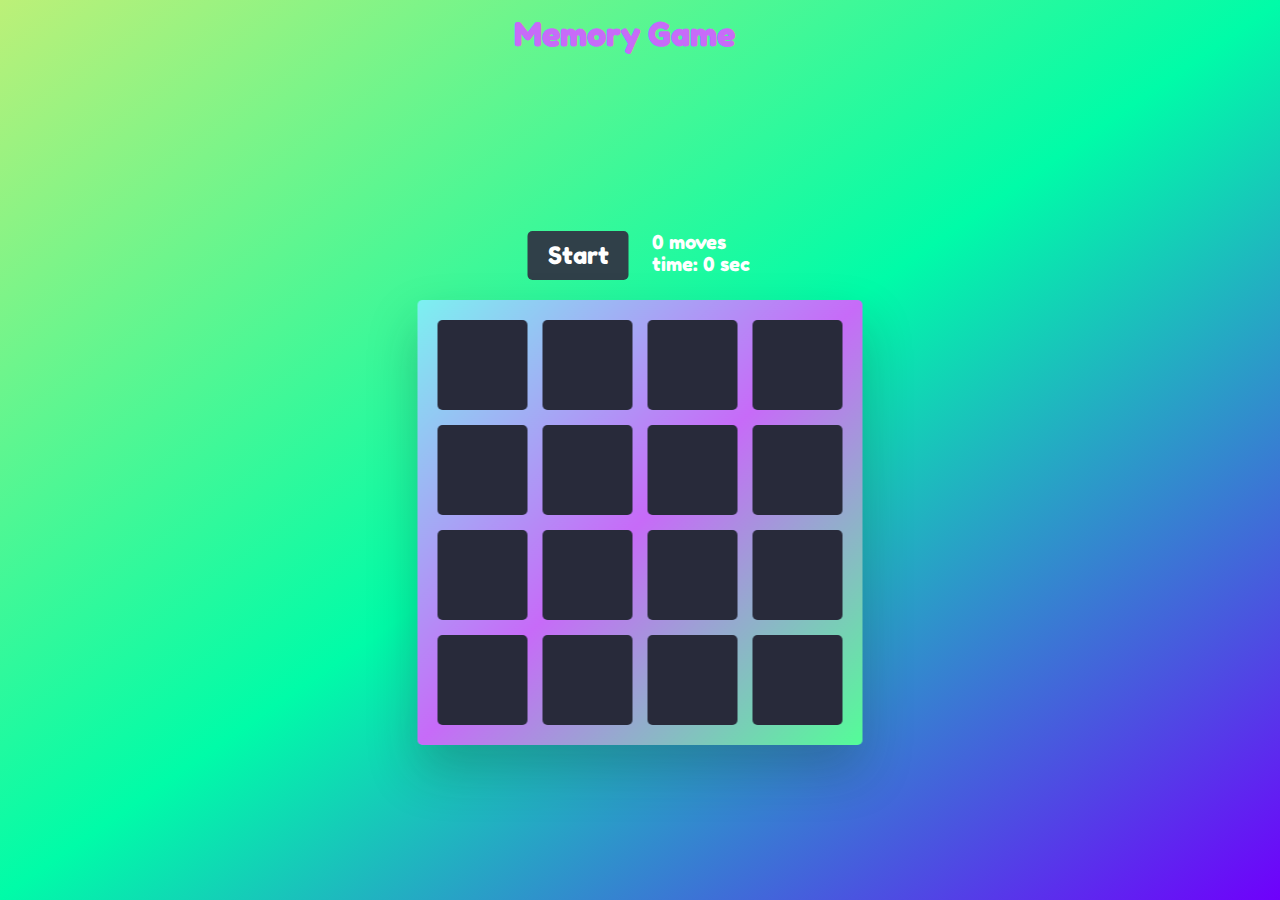
<file: golden task/index.html>
<!DOCTYPE html>
<html lang="en">
    <head>
        <meta charset="UTF-8">
        <meta http-equiv="X-UA-Compatible" content="IE=edge">
        <meta name="viewport" content="width=device-width, initial-scale=1.0">
        <title>🧠 Memory Game</title>

        <link rel="stylesheet" href="assets/styles.css" />
        <script src="assets/game.js" defer></script>
    </head>
    <body>
        <div class="title">
         <h1>Memory Game</h1>
           
        </div>
        <div class="game">
            <div class="controls">
                <button>Start</button>
                <div class="stats">
                    <div class="moves">0 moves</div>
                    <div class="timer">time: 0 sec</div>
                </div>
            </div>
            <div class="board-container">
                <div class="board" data-dimension="4"></div>
                <div class="win">You won!</div>
            </div>
        </div>
    </body>
</html>
</file>
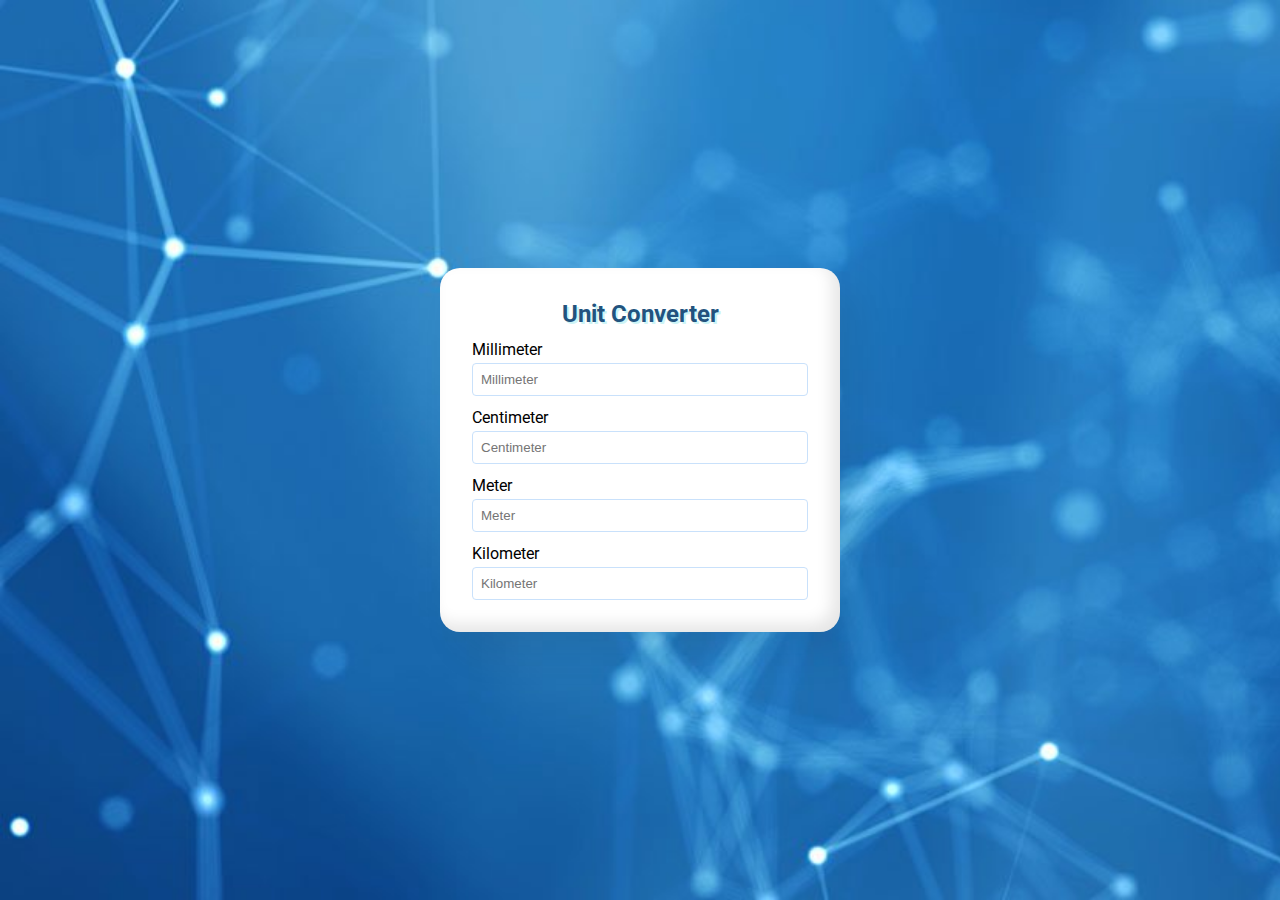
<file: Task-1/index.html>
<!DOCTYPE html>
<html lang="en">

<head>
	<meta charset="UTF-8">
	<meta name="viewport" content="width=device-width, initial-scale=1.0">
	<title>Unit Converter </title>
	<link rel="preconnect" href="https://fonts.gstatic.com">
	<link href="https://fonts.googleapis.com/css2?family=Roboto&display=swap" rel="stylesheet">
	<link rel="stylesheet" href="./style.css">
</head>

<body>
	<div class="container">
		<h2 class="title">Unit Converter</h2>
		<div class="input-container">
			<label for="millimeter">Millimeter</label>
			<input type="number" id="millimeter" placeholder="Millimeter"
				oninput="millimeter(parseFloat(this.value))" />
		</div>
		<div class="input-container">
			<label for="centimeter">Centimeter</label>
			<input type="number" id="centimeter" placeholder="Centimeter"
				onchange="centimeter(parseFloat(this.value))" />
		</div>
		<div class="input-container">
			<label for="meter">Meter</label>
			<input type="number" id="meter" placeholder="Meter" onchange="meter(parseFloat(this.value))" />
		</div>
		<div class="input-container">
			<label for="kilometer">Kilometer</label>
			<input type="number" id="kilometer" placeholder="Kilometer" onchange="kilometer(parseFloat(this.value))" />
		</div>
	</div>
	<script src="script.js"></script>
</body>

</html>
</file>
<file: golden task/assets/styles.css>
@font-face {
    font-family: Fredoka;
    src: url(./FredokaOne-Regular.ttf);
}

html {
    width: 100%;
    height: 100%;
    background: linear-gradient(325deg,  #6f00fc 0%,#00fca8 50%,#bcf078 100%);
    font-family: Fredoka;
}

.title{
    margin-top: 30px;
    margin-left:  40%;;
    line-height: 10px;
    color: #c76bf8;
}


.game {
    position:absolute;
    margin-top: 3%;
    top: 50%;
    left: 50%;
    transform: translate(-50%, -50%);
}

.controls {
    display: flex;
    gap: 23px;
    margin-bottom: 20px;
    margin-left: 110px;
}

button {
    background: #304049;
    color: #FFF;
    border-radius: 5px;
    padding: 10px 20px;
    border: 0;
    cursor: pointer;
    font-family: Fredoka;
    font-size: 18pt;
}

.disabled {
    color: #757575;
}

.stats {
    color: #FFF;
    font-size: 14pt;
}

.board-container {
    position: relative;
}

.board,
.win {
    border-radius: 5px;
    box-shadow: 0 25px 50px rgb(33 33 33 / 25%);
    background: linear-gradient(135deg,  #7cf1f1 0%,#c76bf8 50%,#54fd98 100%);
    transition: transform .6s cubic-bezier(0.4, 0.0, 0.2, 1);
    backface-visibility: hidden;
}

.board {
    padding: 20px;
    display: grid;
    grid-template-columns: repeat(4, auto);
    grid-gap: 15px;
}

.board-container.flipped .board {
    transform: rotateY(180deg) rotateZ(50deg);
}

.board-container.flipped .win {
    transform: rotateY(0) rotateZ(0);
}

.card {
    position: relative;
    width: 90px;
    height: 90px;
    cursor: pointer;
}

.card-front,
.card-back {
    position: absolute;
    border-radius: 5px;
    width: 100%;
    height: 100%;
    background: #282A3A;
    transition: transform .6s cubic-bezier(0.4, 0.0, 0.2, 1);
    backface-visibility: hidden;
}

.card-back {
    transform: rotateY(180deg) rotateZ(50deg);
    font-size: 28pt;
    user-select: none;
    text-align: center;
    line-height: 100px;
    background: #FDF8E6;
}

.card.flipped .card-front {
    transform: rotateY(180deg) rotateZ(50deg);
}

.card.flipped .card-back {
    transform: rotateY(0) rotateZ(0);
}

.win {
    position: absolute;
    top: 0;
    left: 0;
    width: 100%;
    height: 100%;
    text-align: center;
    background: linear-gradient(135deg,  #7cf1f1 0%,#c76bf8 50%,#54fd98 100%);
    transform: rotateY(180deg) rotateZ(50deg);
}

.win-text {
    position: absolute;
    top: 50%;
    left: 50%;
    transform: translate(-50%, -50%);
    font-size: 21pt;
    color: #26293b;
}

.highlight {
    color: #6f00fc;
}
</file>
<file: Task-1/style.css>
* {
    margin: 0;
    padding: 0;
    box-sizing: border-box;
}
body {
    font-family: 'Roboto', sans-serif;
    height: 100vh;
    display: flex;
    align-items: center;
    justify-content: center;
	background: url(unit.jpg);
	background-repeat: no-repeat;
	background-size: cover;
	padding: 20px;
}
.container {
	padding: 32px;
	border-radius: 20px;
	max-width: 400px;
	width: 100%;
	background: #fff;
	box-shadow: 20px 20px 40px rgba(0,0,0,0.08), -8px -8px 16px rgba(0,0,0,0.1) inset;
}
.title {
	text-align: center;
	text-shadow: 2px 2px #ccf4f6;
	color: 	#22537e;
}
.input-container {
	margin-top: 12px;
	display: flex;
	flex-direction: column;
	transition: width 1s, height 1s;
}
.input-container:hover {
		width: 300px;
		height: 100px;
	  
}
.input-container input {
	padding: 8px;
	border-radius: 4px;
	margin-top: 4px;
	border: 1px solid rgb(201, 225, 251);
	box-shadow: #1d486e !important;
	outline: 0;
	
}
</file>
